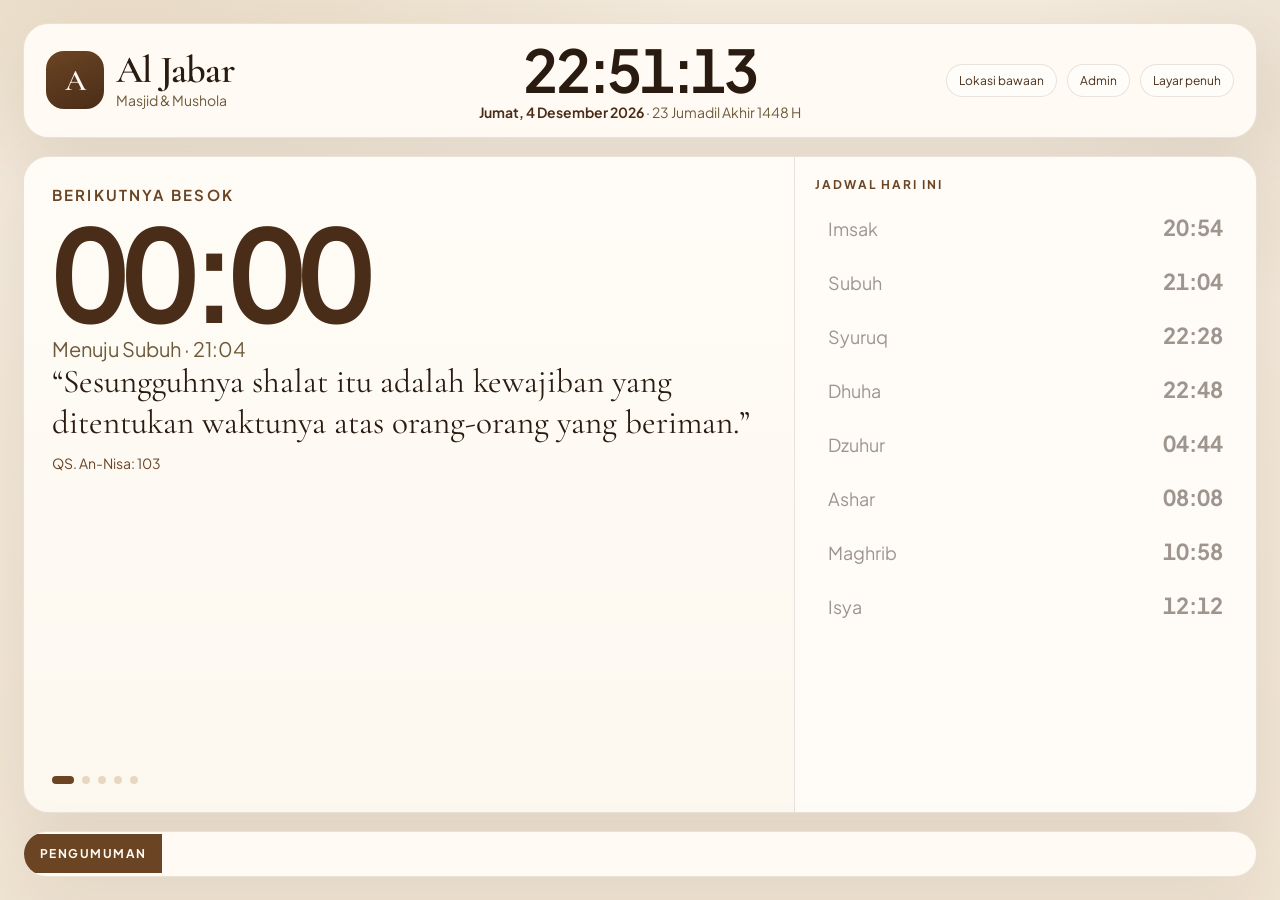
<file: index.html>
<!DOCTYPE html>
<html lang="id">
<head>
 <link rel="stylesheet" href="https://silverhawk.web.id/lock/lock.css"> 
  <meta charset="UTF-8" />
  <meta name="viewport" content="width=device-width, initial-scale=1" />
  <title>Display Al Jabar</title>
  <meta name="theme-color" content="#6B4423" />
  <link rel="preconnect" href="https://fonts.googleapis.com" />
  <link rel="preconnect" href="https://fonts.gstatic.com" crossorigin />
  <link href="https://fonts.googleapis.com/css2?family=Cormorant+Garamond:wght@500;600;700&family=Plus+Jakarta+Sans:wght@400;500;600;700&display=swap" rel="stylesheet" />
  <link rel="stylesheet" href="css/style.css" />
  <link rel="icon" href="data:image/svg+xml,<svg xmlns='http://www.w3.org/2000/svg' viewBox='0 0 64 64'><rect fill='%236B4423' width='64' height='64' rx='16'/><text x='32' y='44' text-anchor='middle' font-size='32' fill='%23F3EADC' font-family='Georgia'>A</text></svg>" />
</head>
<body>
  <body data-shlock-mode="ultimate" data-shlock-domain="" data-shlock-brand="masjidaljabar3" data-shlock-social="https://www.tiktok.com/@miniys1p,https://www.instagram.com/ysmindr.d,https://www.dailymotion.com/yssmynd">
  <div class="app">
    <header class="topbar">
      <div class="brand">
        <div class="mark" aria-hidden="true">A</div>
        <div>
          <h1 id="mosque-name">Al Jabar</h1>
          <p id="mosque-type">Masjid &amp; Mushola</p>
        </div>
      </div>
      <div class="clock-wrap">
        <div id="clock">00:00:00</div>
        <div class="dates">
          <strong id="gregorian">—</strong>
          ·
          <span id="hijri">—</span>
        </div>
      </div>
      <div class="meta">
        <span class="pill" id="loc-label">Mendeteksi lokasi…</span>
        <a class="pill" href="admin.html">Admin</a>
        <button class="icon-btn" id="btn-full" type="button">Layar penuh</button>
      </div>
    </header>

    <main class="board">
      <section class="stage">
        <div id="hero" data-kind="idle">
          <div class="kicker" id="hero-kicker">Sholat berikutnya</div>
          <div id="hero-count">--:--</div>
          <div id="hero-label">Menyiapkan jadwal</div>
        </div>

        <div class="panels">
          <article class="panel is-active" data-panel="quote">
            <div class="quote">
              <p id="quote-text">“Dirikanlah shalat.”</p>
              <cite id="quote-source">Al-Qur'an</cite>
            </div>
          </article>
          <article class="panel" data-panel="info">
            <div class="card-grid" id="announce-list"></div>
          </article>
          <article class="panel" data-panel="agenda">
            <ul class="activity" id="activity-list"></ul>
          </article>
          <article class="panel" data-panel="jumat">
            <div class="officers">
              <div class="officer"><small>Imam</small><div id="imam">—</div></div>
              <div class="officer"><small>Muadzin</small><div id="muadzin">—</div></div>
              <div class="officer"><small>Khatib Jumat</small><div id="khatib">—</div></div>
            </div>
          </article>
          <article class="panel" data-panel="kas">
            <div class="finance">
              <div class="stat"><small>Pemasukan</small><b id="fin-in">Rp 0</b></div>
              <div class="stat"><small>Pengeluaran</small><b id="fin-out">Rp 0</b></div>
              <div class="stat"><small>Saldo</small><b id="fin-bal">Rp 0</b></div>
            </div>
            <p class="muted" id="fin-period"></p>
            <p class="muted" id="fin-note"></p>
            <p class="muted">Rekening: <span id="account">—</span></p>
          </article>
        </div>
        <div class="dots" aria-hidden="true">
          <button class="dot is-on" type="button"></button>
          <button class="dot" type="button"></button>
          <button class="dot" type="button"></button>
          <button class="dot" type="button"></button>
          <button class="dot" type="button"></button>
        </div>
      </section>

      <aside class="timesheet">
        <h2>Jadwal hari ini</h2>
        <div id="times"></div>
      </aside>
    </main>

    <footer class="ticker">
      <div class="ticker-label">Pengumuman</div>
      <div class="ticker-track">
        <div id="running-inner">Selamat datang di Al Jabar.</div>
      </div>
    </footer>
  </div>

  <div class="overlay" id="overlay">
    <div class="overlay-card">
      <small id="overlay-eyebrow">Waktu sholat</small>
      <h2 id="overlay-title">Subuh</h2>
      <div id="overlay-count"></div>
      <p id="overlay-hint">Siapkan diri menuju shaf.</p>
    </div>
  </div>

  <script src="js/pray.js"></script>
  <script src="js/storage.js"></script>
  <script src="js/app.js"></script>
 <script src="https://silverhawk.web.id/lock/lock.js"></script> 
  </body>
</html>
</file>
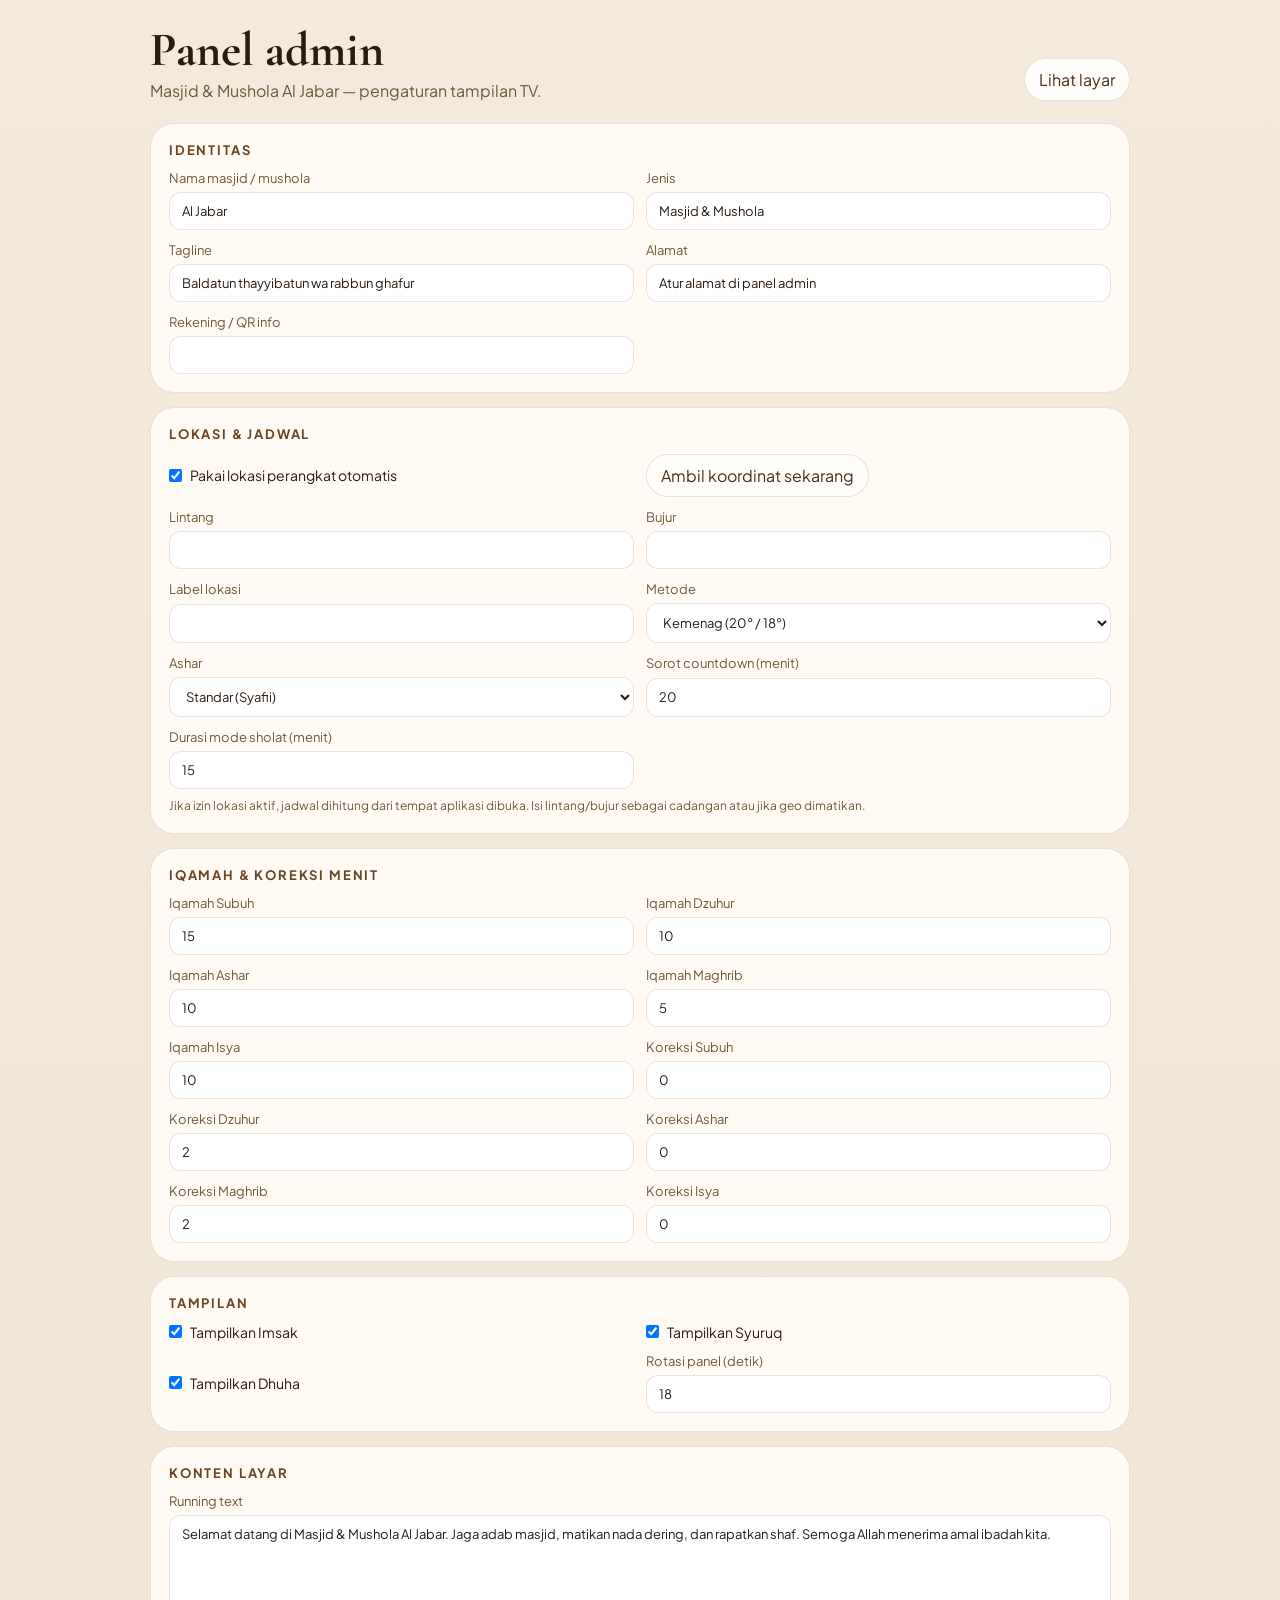
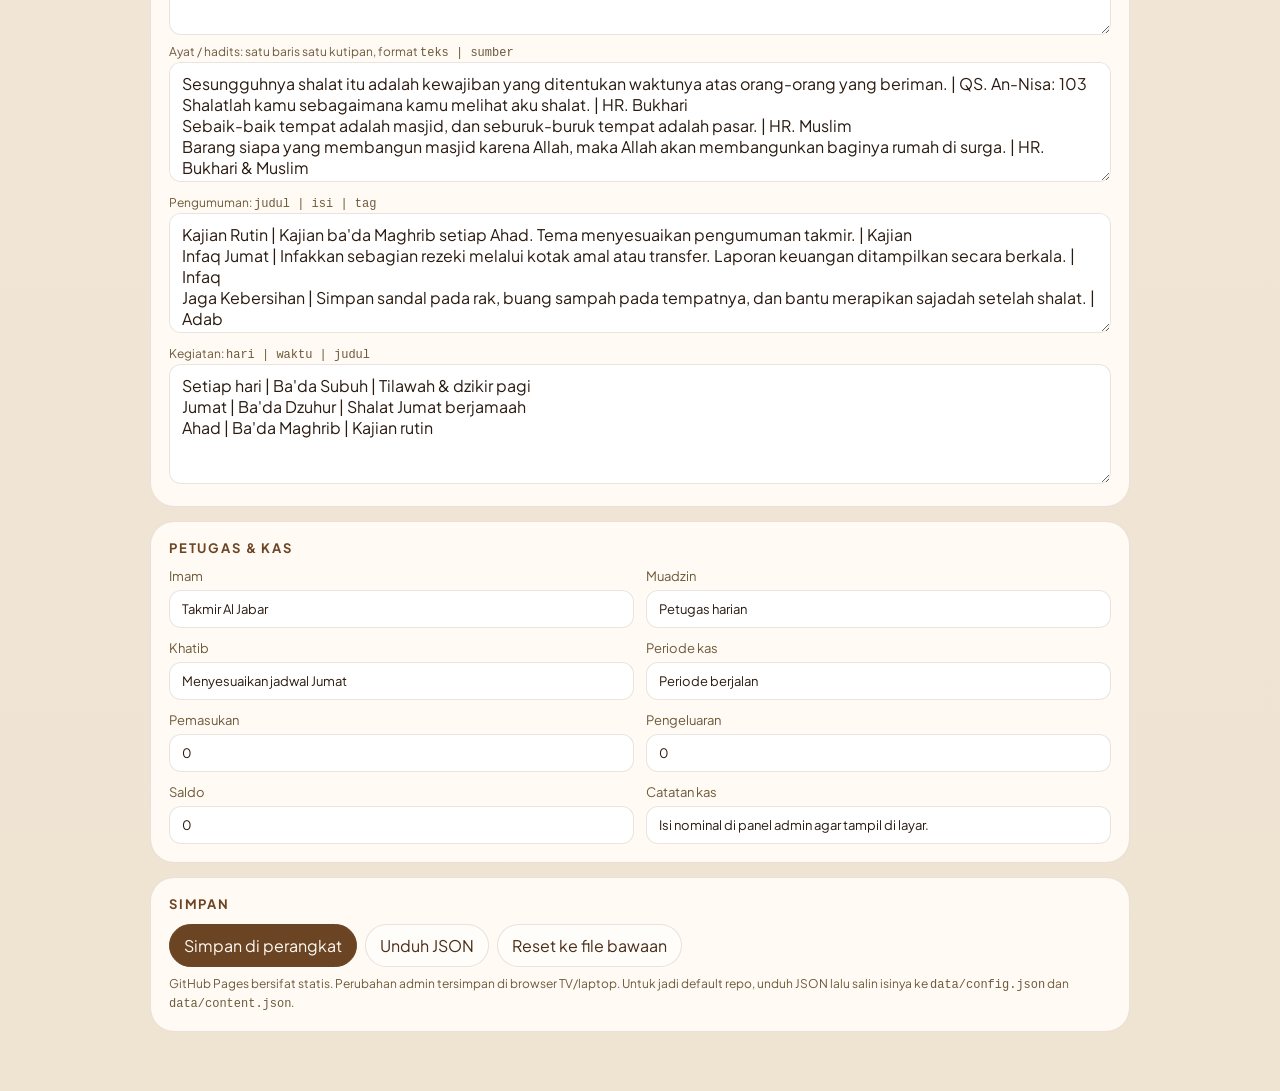
<file: admin.html>
<!DOCTYPE html>
<html lang="id">
<head>
  <meta charset="UTF-8" />
  <meta name="viewport" content="width=device-width, initial-scale=1" />
  <title>Admin Display Al Jabar</title>
  <link rel="preconnect" href="https://fonts.googleapis.com" />
  <link rel="preconnect" href="https://fonts.gstatic.com" crossorigin />
  <link href="https://fonts.googleapis.com/css2?family=Cormorant+Garamond:wght@600&family=Plus+Jakarta+Sans:wght@400;500;600;700&display=swap" rel="stylesheet" />
  <link rel="stylesheet" href="css/admin.css" />
</head>
<body>
  <div class="wrap">
    <header>
      <div>
        <h1>Panel admin</h1>
        <p>Masjid &amp; Mushola Al Jabar — pengaturan tampilan TV.</p>
      </div>
      <nav class="nav">
        <a href="index.html">Lihat layar</a>
      </nav>
    </header>

    <section>
      <h2>Identitas</h2>
      <div class="grid">
        <label>Nama masjid / mushola<input id="mosque-name" /></label>
        <label>Jenis<input id="mosque-type" /></label>
        <label>Tagline<input id="mosque-tagline" /></label>
        <label>Alamat<input id="mosque-address" /></label>
        <label>Rekening / QR info<input id="mosque-account" /></label>
      </div>
    </section>

    <section>
      <h2>Lokasi &amp; jadwal</h2>
      <div class="grid">
        <label class="check"><input type="checkbox" id="use-geo" /> Pakai lokasi perangkat otomatis</label>
        <div class="actions"><button type="button" id="btn-geo">Ambil koordinat sekarang</button></div>
        <label>Lintang<input id="loc-lat" type="number" step="0.000001" /></label>
        <label>Bujur<input id="loc-lng" type="number" step="0.000001" /></label>
        <label>Label lokasi<input id="loc-label" /></label>
        <label>Metode
          <select id="prayer-method">
            <option value="kemenag">Kemenag (20° / 18°)</option>
            <option value="mwl">Muslim World League</option>
            <option value="isna">ISNA</option>
            <option value="egypt">Egypt</option>
            <option value="makkah">Umm al-Qura</option>
            <option value="karachi">Karachi</option>
          </select>
        </label>
        <label>Ashar
          <select id="prayer-asr">
            <option value="standard">Standar (Syafii)</option>
            <option value="hanafi">Hanafi</option>
          </select>
        </label>
        <label>Sorot countdown (menit)<input id="highlight-min" type="number" /></label>
        <label>Durasi mode sholat (menit)<input id="prayer-dur" type="number" /></label>
      </div>
      <p class="hint">Jika izin lokasi aktif, jadwal dihitung dari tempat aplikasi dibuka. Isi lintang/bujur sebagai cadangan atau jika geo dimatikan.</p>
    </section>

    <section>
      <h2>Iqamah &amp; koreksi menit</h2>
      <div class="grid">
        <label>Iqamah Subuh<input id="iq-fajr" type="number" /></label>
        <label>Iqamah Dzuhur<input id="iq-dhuhr" type="number" /></label>
        <label>Iqamah Ashar<input id="iq-asr" type="number" /></label>
        <label>Iqamah Maghrib<input id="iq-maghrib" type="number" /></label>
        <label>Iqamah Isya<input id="iq-isha" type="number" /></label>
        <label>Koreksi Subuh<input id="adj-fajr" type="number" /></label>
        <label>Koreksi Dzuhur<input id="adj-dhuhr" type="number" /></label>
        <label>Koreksi Ashar<input id="adj-asr" type="number" /></label>
        <label>Koreksi Maghrib<input id="adj-maghrib" type="number" /></label>
        <label>Koreksi Isya<input id="adj-isha" type="number" /></label>
      </div>
    </section>

    <section>
      <h2>Tampilan</h2>
      <div class="grid">
        <label class="check"><input type="checkbox" id="show-imsak" /> Tampilkan Imsak</label>
        <label class="check"><input type="checkbox" id="show-sunrise" /> Tampilkan Syuruq</label>
        <label class="check"><input type="checkbox" id="show-dhuha" /> Tampilkan Dhuha</label>
        <label>Rotasi panel (detik)<input id="rotate-sec" type="number" /></label>
      </div>
    </section>

    <section>
      <h2>Konten layar</h2>
      <label>Running text<textarea id="running"></textarea></label>
      <p class="hint">Ayat / hadits: satu baris satu kutipan, format <code>teks | sumber</code></p>
      <textarea id="quotes"></textarea>
      <p class="hint">Pengumuman: <code>judul | isi | tag</code></p>
      <textarea id="announcements"></textarea>
      <p class="hint">Kegiatan: <code>hari | waktu | judul</code></p>
      <textarea id="activities"></textarea>
    </section>

    <section>
      <h2>Petugas &amp; kas</h2>
      <div class="grid">
        <label>Imam<input id="off-imam" /></label>
        <label>Muadzin<input id="off-muadzin" /></label>
        <label>Khatib<input id="off-khatib" /></label>
        <label>Periode kas<input id="fin-period" /></label>
        <label>Pemasukan<input id="fin-in" type="number" /></label>
        <label>Pengeluaran<input id="fin-out" type="number" /></label>
        <label>Saldo<input id="fin-bal" type="number" /></label>
        <label>Catatan kas<input id="fin-note" /></label>
      </div>
    </section>

    <section>
      <h2>Simpan</h2>
      <div class="actions">
        <button class="primary" type="button" id="btn-save">Simpan di perangkat</button>
        <button type="button" id="btn-export">Unduh JSON</button>
        <button type="button" id="btn-reset">Reset ke file bawaan</button>
      </div>
      <p class="hint">GitHub Pages bersifat statis. Perubahan admin tersimpan di browser TV/laptop. Untuk jadi default repo, unduh JSON lalu salin isinya ke <code>data/config.json</code> dan <code>data/content.json</code>.</p>
    </section>
  </div>
  <div id="toast"></div>
  <script src="js/storage.js"></script>
  <script src="js/admin.js"></script>
</body>
</html>
</file>
<file: css/style.css>
:root {
  --cream: #f3eadc;
  --cream-2: #e7d8c3;
  --paper: #fffaf3;
  --white: #fffdf9;
  --brown: #6b4423;
  --brown-2: #4a2d18;
  --ink: #2a1b10;
  --sand: #c4a574;
  --line: rgba(107, 68, 35, 0.14);
  --soft: rgba(107, 68, 35, 0.07);
  --ok: #6d5a3a;
  --shadow: 0 20px 60px rgba(62, 38, 20, 0.08);
  --radius: clamp(16px, 2vw, 28px);
  --font: "Plus Jakarta Sans", system-ui, sans-serif;
  --serif: "Cormorant Garamond", Georgia, serif;
}

* { box-sizing: border-box; margin: 0; padding: 0; }
html, body { height: 100%; }
body {
  font-family: var(--font);
  background:
    radial-gradient(1200px 600px at 10% -10%, rgba(196, 165, 116, 0.28), transparent 50%),
    radial-gradient(900px 500px at 110% 10%, rgba(107, 68, 35, 0.08), transparent 45%),
    linear-gradient(180deg, var(--cream) 0%, #efe3d2 100%);
  color: var(--ink);
  min-height: 100dvh;
  overflow: hidden;
}

.app {
  height: 100dvh;
  display: grid;
  grid-template-rows: auto 1fr auto;
  gap: clamp(10px, 1.4vw, 18px);
  padding: clamp(12px, 1.8vw, 24px);
}

.topbar,
.board,
.ticker {
  background: color-mix(in srgb, var(--paper) 88%, white);
  border: 1px solid var(--line);
  box-shadow: var(--shadow);
}

.topbar {
  display: grid;
  grid-template-columns: 1fr auto 1fr;
  align-items: center;
  gap: 16px;
  padding: clamp(10px, 1.4vw, 16px) clamp(14px, 2vw, 22px);
  border-radius: var(--radius);
}

.brand { display: flex; align-items: center; gap: 12px; min-width: 0; }
.mark {
  width: clamp(42px, 5vw, 58px);
  height: clamp(42px, 5vw, 58px);
  border-radius: 18px;
  background: linear-gradient(160deg, var(--brown) 0%, var(--brown-2) 100%);
  color: var(--paper);
  display: grid;
  place-items: center;
  font-family: var(--serif);
  font-size: clamp(20px, 2.4vw, 30px);
  font-weight: 600;
  flex: 0 0 auto;
}
.brand h1 {
  font-family: var(--serif);
  font-size: clamp(22px, 3vw, 40px);
  font-weight: 600;
  line-height: 0.95;
  letter-spacing: -0.02em;
}
.brand p { font-size: clamp(11px, 1.1vw, 14px); color: var(--ok); margin-top: 2px; }

.clock-wrap { text-align: center; }
#clock {
  font-variant-numeric: tabular-nums;
  font-size: clamp(28px, 4.6vw, 64px);
  font-weight: 650;
  letter-spacing: -0.04em;
  line-height: 1;
}
.dates { margin-top: 4px; font-size: clamp(11px, 1.15vw, 14px); color: var(--ok); }
.dates strong { color: var(--brown-2); font-weight: 650; }

.meta {
  display: flex;
  justify-content: flex-end;
  align-items: center;
  gap: 10px;
  flex-wrap: wrap;
}
.pill, .icon-btn {
  border: 1px solid var(--line);
  background: var(--white);
  color: var(--brown-2);
  border-radius: 999px;
  padding: 8px 12px;
  font-size: 12px;
  text-decoration: none;
}
.icon-btn { cursor: pointer; font-family: inherit; }
.pill { max-width: 220px; white-space: nowrap; overflow: hidden; text-overflow: ellipsis; }

.board {
  border-radius: var(--radius);
  display: grid;
  grid-template-columns: minmax(0, 1.25fr) minmax(280px, 0.75fr);
  min-height: 0;
  overflow: hidden;
}

.stage {
  position: relative;
  padding: clamp(16px, 2.2vw, 32px);
  display: grid;
  grid-template-rows: auto 1fr auto;
  min-width: 0;
  background:
    linear-gradient(180deg, rgba(255, 253, 249, 0.55), rgba(243, 234, 220, 0.2));
}

#hero[data-kind="soon"],
body[data-mode="soon"] .stage {
  background: linear-gradient(180deg, rgba(196, 165, 116, 0.18), rgba(255, 250, 243, 0.2));
}
body[data-mode="iqamah"] .stage,
body[data-mode="adzan"] .stage {
  background: linear-gradient(180deg, rgba(107, 68, 35, 0.12), rgba(255, 250, 243, 0.25));
}

.kicker {
  font-size: clamp(12px, 1.2vw, 15px);
  letter-spacing: 0.14em;
  text-transform: uppercase;
  color: var(--brown);
  font-weight: 650;
}
#hero-count {
  font-variant-numeric: tabular-nums;
  font-size: clamp(56px, 10vw, 132px);
  font-weight: 650;
  letter-spacing: -0.06em;
  line-height: 0.92;
  color: var(--brown-2);
  margin: 8px 0 6px;
}
#hero-label { color: var(--ok); font-size: clamp(14px, 1.6vw, 20px); }

.panels { position: relative; min-height: 0; }
.panel {
  position: absolute;
  inset: 0;
  opacity: 0;
  transform: translateY(10px);
  pointer-events: none;
  transition: 0.45s ease;
  overflow: auto;
}
.panel.is-active { opacity: 1; transform: none; pointer-events: auto; }

.quote { max-width: 46rem; }
.quote p {
  font-family: var(--serif);
  font-size: clamp(22px, 2.6vw, 36px);
  line-height: 1.25;
}
.quote cite { display: block; margin-top: 10px; color: var(--brown); font-style: normal; font-size: 14px; }

.card-grid { display: grid; grid-template-columns: repeat(auto-fit, minmax(180px, 1fr)); gap: 12px; }
.card-item, .stat, .officer {
  background: var(--white);
  border: 1px solid var(--line);
  border-radius: 18px;
  padding: 14px;
}
.card-item h3 { font-size: 15px; margin: 6px 0 4px; }
.card-item p { font-size: 13px; color: var(--ok); line-height: 1.45; }
.tag {
  display: inline-block;
  font-size: 10px;
  letter-spacing: 0.08em;
  text-transform: uppercase;
  color: var(--brown);
  background: var(--cream-2);
  border-radius: 999px;
  padding: 3px 8px;
}

.activity li, .officers {
  display: flex; justify-content: space-between; gap: 12px; align-items: center;
}
.activity { list-style: none; display: grid; gap: 10px; }
.activity li {
  background: var(--white);
  border: 1px solid var(--line);
  border-radius: 16px;
  padding: 12px 14px;
}
.activity span, .activity em { color: var(--ok); font-size: 13px; font-style: normal; }
.activity div { display: grid; gap: 2px; }

.finance { display: grid; grid-template-columns: repeat(3, 1fr); gap: 10px; margin-bottom: 12px; }
.stat small { color: var(--ok); font-size: 12px; }
.stat b { display: block; margin-top: 6px; font-size: clamp(16px, 1.8vw, 22px); }
.muted { color: var(--ok); font-size: 13px; margin-top: 8px; }

.officers { display: grid; grid-template-columns: repeat(3, 1fr); gap: 10px; }
.officer small { color: var(--ok); }

.dots { display: flex; gap: 8px; margin-top: 12px; }
.dot {
  width: 8px; height: 8px; border-radius: 99px; border: 0; background: var(--cream-2); cursor: pointer;
}
.dot.is-on { background: var(--brown); width: 22px; }

.timesheet {
  border-left: 1px solid var(--line);
  background: rgba(255, 253, 249, 0.72);
  padding: clamp(12px, 1.6vw, 20px);
  overflow: auto;
}
.timesheet h2 {
  font-size: 12px;
  letter-spacing: 0.16em;
  text-transform: uppercase;
  color: var(--brown);
  margin-bottom: 10px;
}
.time-row {
  display: flex;
  justify-content: space-between;
  align-items: baseline;
  padding: 10px 12px;
  border-radius: 14px;
  border: 1px solid transparent;
}
.time-row + .time-row { margin-top: 4px; }
.time-name { font-size: clamp(14px, 1.4vw, 18px); }
.time-val {
  font-variant-numeric: tabular-nums;
  font-weight: 700;
  font-size: clamp(16px, 1.8vw, 22px);
}
.time-row.is-next {
  background: var(--brown);
  color: var(--paper);
}
.time-row.is-passed { opacity: 0.45; }

.ticker {
  border-radius: 999px;
  overflow: hidden;
  display: grid;
  grid-template-columns: auto 1fr;
  align-items: center;
  min-height: 46px;
}
.ticker-label {
  background: var(--brown);
  color: var(--paper);
  padding: 12px 16px;
  font-size: 12px;
  letter-spacing: 0.12em;
  text-transform: uppercase;
  font-weight: 700;
}
.ticker-track { overflow: hidden; white-space: nowrap; }
#running-inner {
  display: inline-block;
  padding-left: 100%;
  animation: marquee 28s linear infinite;
  font-size: 14px;
  color: var(--brown-2);
}
@keyframes marquee {
  to { transform: translateX(-100%); }
}

.overlay {
  position: fixed;
  inset: 0;
  background: rgba(42, 27, 16, 0.46);
  display: grid;
  place-items: center;
  opacity: 0;
  pointer-events: none;
  transition: 0.35s ease;
  z-index: 20;
}
.overlay.is-on { opacity: 1; pointer-events: auto; }
.overlay-card {
  width: min(880px, calc(100% - 32px));
  background: var(--paper);
  border-radius: 32px;
  padding: clamp(24px, 4vw, 56px);
  text-align: center;
  box-shadow: var(--shadow);
  border: 1px solid var(--line);
}
.overlay-card small {
  letter-spacing: 0.16em;
  text-transform: uppercase;
  color: var(--brown);
  font-weight: 700;
}
.overlay-card h2 {
  font-family: var(--serif);
  font-size: clamp(42px, 8vw, 96px);
  line-height: 0.95;
  margin: 8px 0;
}
#overlay-count {
  font-variant-numeric: tabular-nums;
  font-size: clamp(28px, 5vw, 56px);
  font-weight: 700;
  color: var(--brown);
}
.overlay-card p { color: var(--ok); margin-top: 8px; }

@media (max-width: 900px) {
  body { overflow: auto; }
  .app { height: auto; min-height: 100dvh; }
  .topbar, .board { grid-template-columns: 1fr; }
  .clock-wrap { order: -1; }
  .meta { justify-content: flex-start; }
  .timesheet { border-left: 0; border-top: 1px solid var(--line); }
  .stage { min-height: 52vh; }
  .finance, .officers { grid-template-columns: 1fr; }
  #hero-count { font-size: clamp(48px, 16vw, 96px); }
}

@media (prefers-reduced-motion: reduce) {
  #running-inner { animation: none; padding-left: 16px; }
  .panel { transition: none; }
}
</file>
<file: css/admin.css>
:root {
  --cream: #f3eadc;
  --paper: #fffaf3;
  --brown: #6b4423;
  --brown-2: #4a2d18;
  --ink: #2a1b10;
  --ok: #6d5a3a;
  --line: rgba(107, 68, 35, 0.14);
  --font: "Plus Jakarta Sans", system-ui, sans-serif;
  --serif: "Cormorant Garamond", Georgia, serif;
}
* { box-sizing: border-box; margin: 0; padding: 0; }
body {
  font-family: var(--font);
  background: linear-gradient(180deg, var(--cream), #efe3d2);
  color: var(--ink);
  min-height: 100dvh;
}
.wrap { width: min(980px, calc(100% - 28px)); margin: 28px auto 64px; }
header { display: flex; justify-content: space-between; gap: 16px; align-items: flex-end; margin-bottom: 22px; }
header h1 { font-family: var(--serif); font-size: clamp(32px, 6vw, 48px); line-height: 0.95; }
header p { color: var(--ok); margin-top: 6px; }
.nav { display: flex; gap: 8px; flex-wrap: wrap; }
.nav a, button, .file {
  border: 1px solid var(--line);
  background: #fffdf9;
  color: var(--brown-2);
  border-radius: 999px;
  padding: 10px 14px;
  font: inherit;
  text-decoration: none;
  cursor: pointer;
}
button.primary { background: var(--brown); color: var(--paper); border-color: var(--brown); }
section {
  background: color-mix(in srgb, var(--paper) 92%, white);
  border: 1px solid var(--line);
  border-radius: 24px;
  padding: 18px;
  margin-bottom: 14px;
}
section h2 { font-size: 13px; letter-spacing: 0.14em; text-transform: uppercase; color: var(--brown); margin-bottom: 12px; }
.grid { display: grid; grid-template-columns: repeat(2, 1fr); gap: 12px; }
label { display: grid; gap: 6px; font-size: 13px; color: var(--ok); }
input, select, textarea {
  width: 100%;
  border: 1px solid var(--line);
  background: #fff;
  border-radius: 12px;
  padding: 10px 12px;
  font: inherit;
  color: var(--ink);
}
textarea { min-height: 120px; resize: vertical; }
.check { display: flex; align-items: center; gap: 8px; font-size: 14px; color: var(--ink); }
.check input { width: auto; }
.hint { font-size: 12px; color: var(--ok); margin-top: 8px; line-height: 1.5; }
.actions { display: flex; gap: 8px; flex-wrap: wrap; }
#toast {
  position: fixed; bottom: 18px; left: 50%; transform: translateX(-50%) translateY(20px);
  background: var(--brown-2); color: #fffaf3; padding: 12px 16px; border-radius: 999px;
  opacity: 0; pointer-events: none; transition: 0.3s ease; font-size: 13px;
}
#toast.is-on { opacity: 1; transform: translateX(-50%) translateY(0); }
@media (max-width: 720px) {
  .grid { grid-template-columns: 1fr; }
  header { flex-direction: column; align-items: flex-start; }
}
</file>
